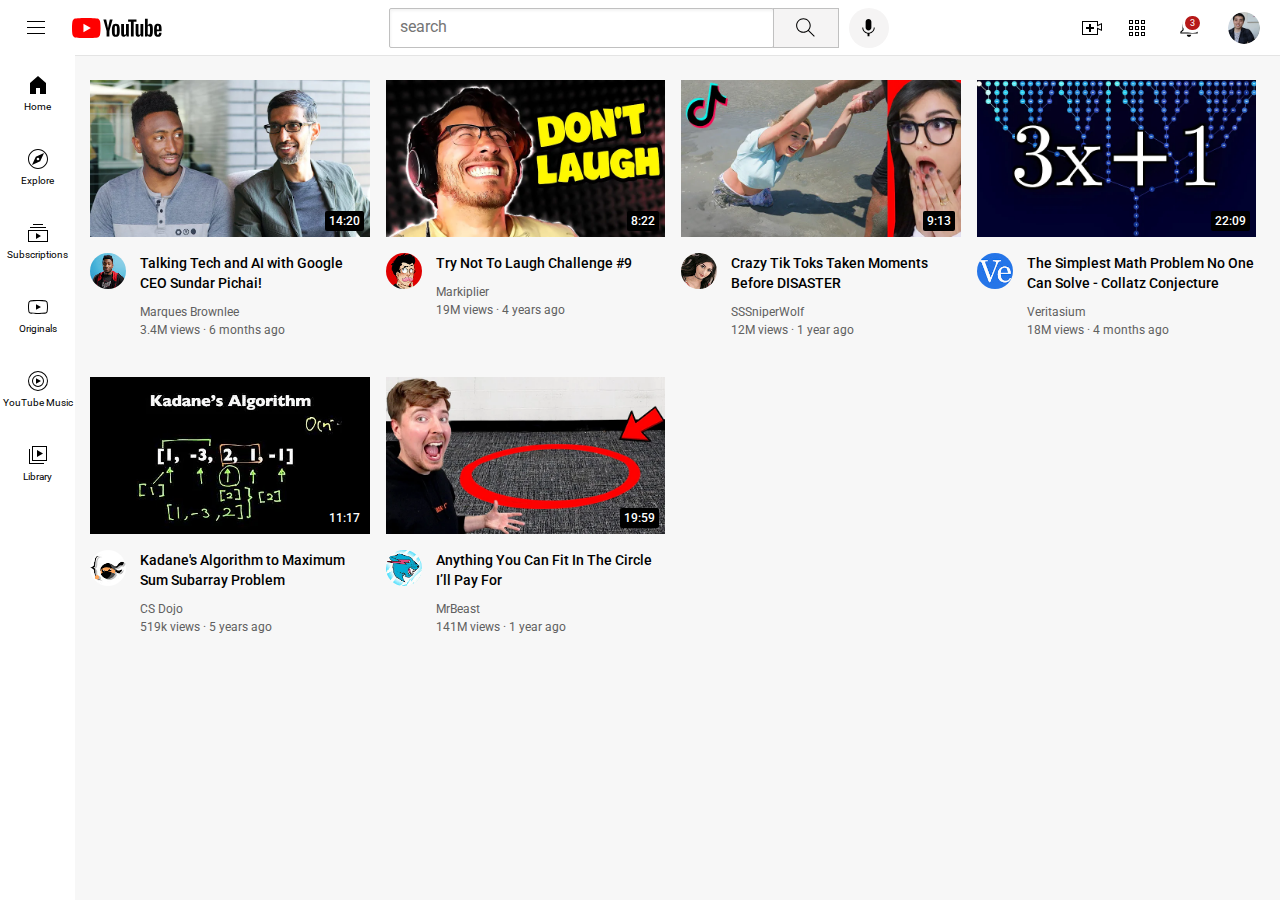
<file: index.html>
<!DOCTYPE html>
<html>

<head>
    <title>
        youtube clone
    </title>
    <link rel="preconnect" href="https://fonts.googleapis.com">
    <link rel="preconnect" href="https://fonts.gstatic.com" crossorigin>
    <link href="https://fonts.googleapis.com/css2?family=Roboto:ital,wght@0,100..900;1,100..900&display=swap"
        rel="stylesheet">
    
        <link rel="stylesheet" href="styles/general.css">
        <link rel="stylesheet" href="styles/video.css">
        <link rel="stylesheet" href="styles/header.css">
        <link rel="stylesheet" href="styles/sidebar.css">
</head>

<body>
    <div class="sidebar">
        <div class="sidebar-link">
            <img src="icons/home.svg" alt="">
            <div>Home</div>
        </div>
        <div class="sidebar-link">
            <img src="icons/explore.svg" alt="">
            <div>Explore</div>
        </div>
        <div class="sidebar-link">
            <img src="icons/subscriptions.svg" alt="">
            <div>Subscriptions</div>
        </div>
        <div class="sidebar-link">
            <img src="icons/originals.svg" alt="">
            <div>Originals</div>
        </div>
        <div class="sidebar-link">
            <img src="icons/youtube-music.svg" alt="">
            <div>YouTube Music</div>
        </div>
        <div class="sidebar-link">
            <img src="icons/library.svg" alt="">
            <div>Library</div>
        </div>
    </div>

    <div class="header">
        <div class="left-sec">
            <img class="hamburger-menu" src="icons/hamburger-menu.svg" alt="">

            <img class="youtube-logo" src="icons/youtube-logo.svg" alt="">
        </div>

        <div class="middle-sec">
            <input class="searchbar" type="text" placeholder="search">

            <button class="search-button">
                <img class="search-icon" src="icons/search.svg" alt="">
                <div class="tooltip">search</div>
            </button>
            <button class="voice-search-button">
                <img class="voice-search-icon" src="icons/voice-search-icon.svg" alt="">
                <div class="tooltip">Search with your voice</div>
            </button>
        </div>

        <div class="right-sec">
            <div class="upload-icon-container">
                <img class="upload" src="icons/upload.svg" alt="">
                <div class="tooltip">Create</div>
            </div>

            <img class="youtube-apps" src="icons/youtube-apps.svg" alt="">
            <div class="notifications-icon-container">
                <img class="notifications" src="icons/notifications.svg" alt="">

                <div class="notifications-count">3</div>
            </div>
    
            <img class="user-picture" src="my-channel.jpeg" alt="">
        </div>
        

    </div>

    <div class="video-grid">


        <div class="video1">

            <div class="thumbnail-row">
                <img class="thumbnail1" src="youtube.webp" alt="image">

                <div class="video-time">
                        14:20
                </div>
            </div>

            <div class="video-info-grid">

                <div class="channel-picture">
                    <img class="profile-pic" src="channel-1.jpeg" alt="pic">
                </div>

                <div class="video-info">
                    <p class="video-title">
                        Talking Tech and AI with Google CEO Sundar Pichai!
                    </p>
                    <p class="video-author">
                        Marques Brownlee
                    </p>
                    <p class="video-stats">
                        3.4M views &#183; 6 months ago
                    </p>
                </div>

            </div>
        </div>


        <div class="video1">

            <div class="thumbnail-row">
                <img class="thumbnail1" src="thumbnail-2.webp" alt="image">
                <div class="video-time">
                    8:22
            </div>
            </div>

            <div class="video-info-grid">

                <div class="channel-picture">
                    <img class="profile-pic" src="channel-2.jpeg" alt="pic">
                </div>

                <div class="video-info">
                    <p class="video-title">
                        Try Not To Laugh Challenge #9
                    </p>
                    <p class="video-author">
                        Markiplier
                    </p>
                    <p class="video-stats">
                        19M views &#183; 4 years ago
                    </p>
                </div>

            </div>
        </div>


        <div class="video1">

            <div class="thumbnail-row">
                <img class="thumbnail1" src="thumbnail-3.webp" alt="image">
                <div class="video-time">
                    9:13
            </div>
            </div>

            <div class="video-info-grid">

                <div class="channel-picture">
                    <img class="profile-pic" src="channel-3.jpeg" alt="pic">
                </div>

                <div class="video-info">
                    <p class="video-title">
                        Crazy Tik Toks Taken Moments Before DISASTER
                    </p>
                    <p class="video-author">
                        SSSniperWolf
                    </p>
                    <p class="video-stats">
                        12M views &#183; 1 year ago
                    </p>
                </div>

            </div>
        </div>


        <div class="video1">

            <div class="thumbnail-row">
                <img class="thumbnail1" src="thumbnail-4.webp" alt="image">
                <div class="video-time">
                    22:09
            </div>
            </div>

            <div class="video-info-grid">

                <div class="channel-picture">
                    <img class="profile-pic" src="channel-4.jpeg" alt="pic">
                </div>

                <div class="video-info">
                    <p class="video-title">
                        The Simplest Math Problem No One Can Solve - Collatz Conjecture
                    </p>
                    <p class="video-author">
                        Veritasium
                    </p>
                    <p class="video-stats">
                        18M views &#183; 4 months ago
                    </p>
                </div>

            </div>
        </div>


        <div class="video1">

            <div class="thumbnail-row">
                <img class="thumbnail1" src="thumbnail-5.webp" alt="image">
                <div class="video-time">
                    11:17
            </div>
            </div>

            <div class="video-info-grid">

                <div class="channel-picture">
                    <img class="profile-pic" src="channel-5.jpeg" alt="pic">
                </div>

                <div class="video-info">
                    <p class="video-title">
                        Kadane's Algorithm to Maximum Sum Subarray Problem
                    </p>
                    <p class="video-author">
                        CS Dojo
                    </p>
                    <p class="video-stats">
                        519k views &#183; 5 years ago
                    </p>
                </div>

            </div>
        </div>


        <div class="video1">

            <div class="thumbnail-row">
                <img class="thumbnail1" src="thumbnail-6.webp" alt="image">
                <div class="video-time">
                    19:59
            </div>
            </div>

            <div class="video-info-grid">

                <div class="channel-picture">
                    <img class="profile-pic" src="channel-6.jpeg" alt="pic">
                </div>

                <div class="video-info">
                    <p class="video-title">
                        Anything You Can Fit In The Circle I’ll Pay For
                    </p>
                    <p class="video-author">
                        MrBeast
                    </p>
                    <p class="video-stats">
                        141M views &#183; 1 year ago
                    </p>
                </div>

            </div>
        </div>
    </div>



</body>

</html>
</file>
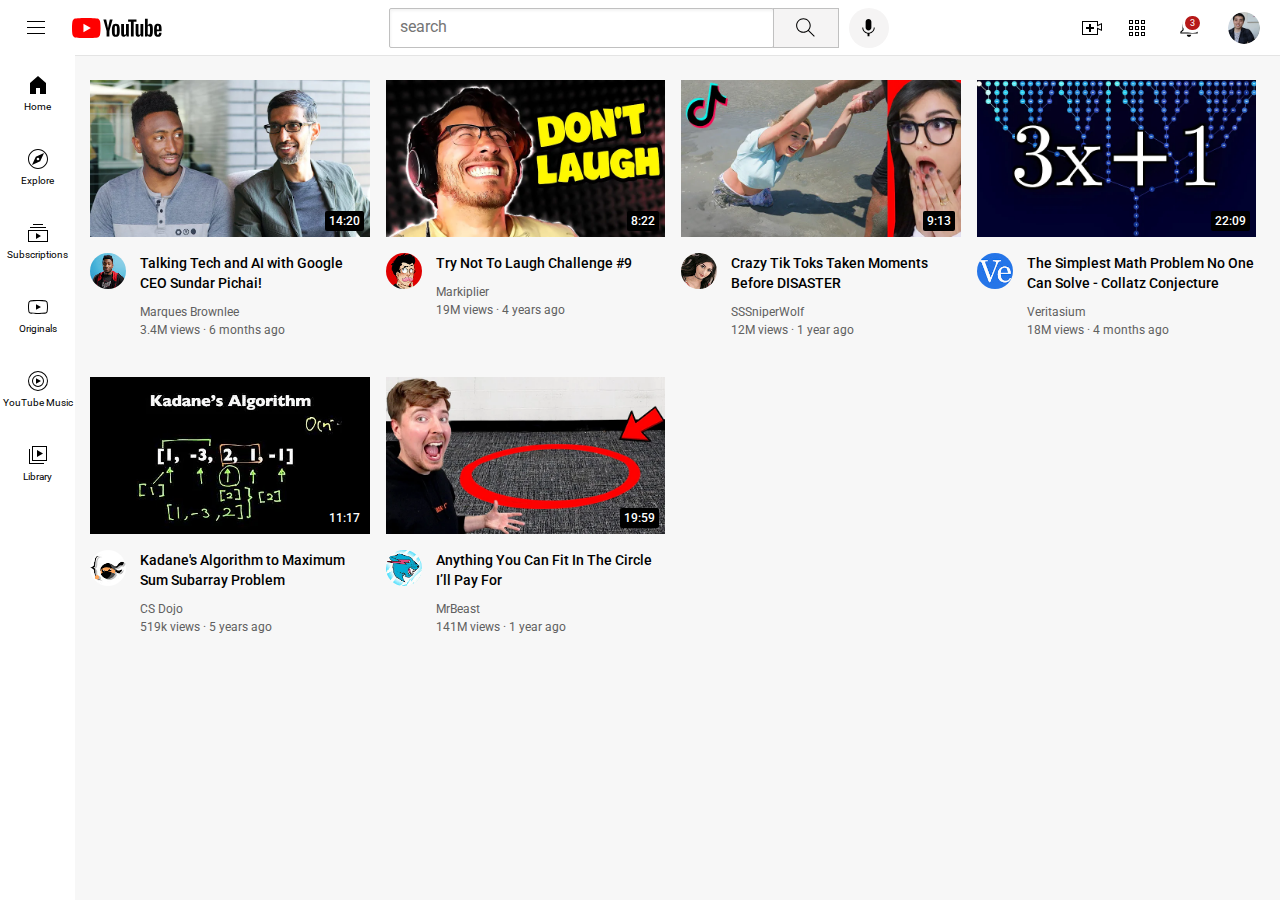
<file: youtube.html>
<!DOCTYPE html>
<html>

<head>
    <title>
        youtube clone
    </title>
    <link rel="preconnect" href="https://fonts.googleapis.com">
    <link rel="preconnect" href="https://fonts.gstatic.com" crossorigin>
    <link href="https://fonts.googleapis.com/css2?family=Roboto:ital,wght@0,100..900;1,100..900&display=swap"
        rel="stylesheet">
    
        <link rel="stylesheet" href="styles/general.css">
        <link rel="stylesheet" href="styles/video.css">
        <link rel="stylesheet" href="styles/header.css">
        <link rel="stylesheet" href="styles/sidebar.css">
</head>

<body>
    <div class="sidebar">
        <div class="sidebar-link">
            <img src="icons/home.svg" alt="">
            <div>Home</div>
        </div>
        <div class="sidebar-link">
            <img src="icons/explore.svg" alt="">
            <div>Explore</div>
        </div>
        <div class="sidebar-link">
            <img src="icons/subscriptions.svg" alt="">
            <div>Subscriptions</div>
        </div>
        <div class="sidebar-link">
            <img src="icons/originals.svg" alt="">
            <div>Originals</div>
        </div>
        <div class="sidebar-link">
            <img src="icons/youtube-music.svg" alt="">
            <div>YouTube Music</div>
        </div>
        <div class="sidebar-link">
            <img src="icons/library.svg" alt="">
            <div>Library</div>
        </div>
    </div>

    <div class="header">
        <div class="left-sec">
            <img class="hamburger-menu" src="icons/hamburger-menu.svg" alt="">

            <img class="youtube-logo" src="icons/youtube-logo.svg" alt="">
        </div>

        <div class="middle-sec">
            <input class="searchbar" type="text" placeholder="search">

            <button class="search-button">
                <img class="search-icon" src="icons/search.svg" alt="">
                <div class="tooltip">search</div>
            </button>
            <button class="voice-search-button">
                <img class="voice-search-icon" src="icons/voice-search-icon.svg" alt="">
                <div class="tooltip">Search with your voice</div>
            </button>
        </div>

        <div class="right-sec">
            <div class="upload-icon-container">
                <img class="upload" src="icons/upload.svg" alt="">
                <div class="tooltip">Create</div>
            </div>

            <img class="youtube-apps" src="icons/youtube-apps.svg" alt="">
            <div class="notifications-icon-container">
                <img class="notifications" src="icons/notifications.svg" alt="">

                <div class="notifications-count">3</div>
            </div>
    
            <img class="user-picture" src="my-channel.jpeg" alt="">
        </div>
        

    </div>

    <div class="video-grid">


        <div class="video1">

            <div class="thumbnail-row">
                <img class="thumbnail1" src="youtube.webp" alt="image">

                <div class="video-time">
                        14:20
                </div>
            </div>

            <div class="video-info-grid">

                <div class="channel-picture">
                    <img class="profile-pic" src="channel-1.jpeg" alt="pic">
                </div>

                <div class="video-info">
                    <p class="video-title">
                        Talking Tech and AI with Google CEO Sundar Pichai!
                    </p>
                    <p class="video-author">
                        Marques Brownlee
                    </p>
                    <p class="video-stats">
                        3.4M views &#183; 6 months ago
                    </p>
                </div>

            </div>
        </div>


        <div class="video1">

            <div class="thumbnail-row">
                <img class="thumbnail1" src="thumbnail-2.webp" alt="image">
                <div class="video-time">
                    8:22
            </div>
            </div>

            <div class="video-info-grid">

                <div class="channel-picture">
                    <img class="profile-pic" src="channel-2.jpeg" alt="pic">
                </div>

                <div class="video-info">
                    <p class="video-title">
                        Try Not To Laugh Challenge #9
                    </p>
                    <p class="video-author">
                        Markiplier
                    </p>
                    <p class="video-stats">
                        19M views &#183; 4 years ago
                    </p>
                </div>

            </div>
        </div>


        <div class="video1">

            <div class="thumbnail-row">
                <img class="thumbnail1" src="thumbnail-3.webp" alt="image">
                <div class="video-time">
                    9:13
            </div>
            </div>

            <div class="video-info-grid">

                <div class="channel-picture">
                    <img class="profile-pic" src="channel-3.jpeg" alt="pic">
                </div>

                <div class="video-info">
                    <p class="video-title">
                        Crazy Tik Toks Taken Moments Before DISASTER
                    </p>
                    <p class="video-author">
                        SSSniperWolf
                    </p>
                    <p class="video-stats">
                        12M views &#183; 1 year ago
                    </p>
                </div>

            </div>
        </div>


        <div class="video1">

            <div class="thumbnail-row">
                <img class="thumbnail1" src="thumbnail-4.webp" alt="image">
                <div class="video-time">
                    22:09
            </div>
            </div>

            <div class="video-info-grid">

                <div class="channel-picture">
                    <img class="profile-pic" src="channel-4.jpeg" alt="pic">
                </div>

                <div class="video-info">
                    <p class="video-title">
                        The Simplest Math Problem No One Can Solve - Collatz Conjecture
                    </p>
                    <p class="video-author">
                        Veritasium
                    </p>
                    <p class="video-stats">
                        18M views &#183; 4 months ago
                    </p>
                </div>

            </div>
        </div>


        <div class="video1">

            <div class="thumbnail-row">
                <img class="thumbnail1" src="thumbnail-5.webp" alt="image">
                <div class="video-time">
                    11:17
            </div>
            </div>

            <div class="video-info-grid">

                <div class="channel-picture">
                    <img class="profile-pic" src="channel-5.jpeg" alt="pic">
                </div>

                <div class="video-info">
                    <p class="video-title">
                        Kadane's Algorithm to Maximum Sum Subarray Problem
                    </p>
                    <p class="video-author">
                        CS Dojo
                    </p>
                    <p class="video-stats">
                        519k views &#183; 5 years ago
                    </p>
                </div>

            </div>
        </div>


        <div class="video1">

            <div class="thumbnail-row">
                <img class="thumbnail1" src="thumbnail-6.webp" alt="image">
                <div class="video-time">
                    19:59
            </div>
            </div>

            <div class="video-info-grid">

                <div class="channel-picture">
                    <img class="profile-pic" src="channel-6.jpeg" alt="pic">
                </div>

                <div class="video-info">
                    <p class="video-title">
                        Anything You Can Fit In The Circle I’ll Pay For
                    </p>
                    <p class="video-author">
                        MrBeast
                    </p>
                    <p class="video-stats">
                        141M views &#183; 1 year ago
                    </p>
                </div>

            </div>
        </div>
    </div>



</body>

</html>
</file>
<file: styles/general.css>
p {
    font-family: roboto, Arial;
    margin-top: 0;
    margin-bottom: 0;
}
body{
    margin: 0;
    padding-top: 80px;
    padding-left: 90px;
    padding-right: 24px;
    background-color: rgb(247, 247, 247);
}
</file>
<file: styles/video.css>
.thumbnail1 {
    width: 100%;
}

.thumbnail-row {
    margin-bottom: 12px;
    position: relative;
}
.video-time{
    background-color: black;
    color: white;
    position: absolute;
    bottom: 10px;
    right: 6px;
    padding: 3px 4px 3px 4px;
    font-family: roboto, arial;
    font-size: 12px;
    font-weight: 500;
    border-radius: 2px;
}
.profile-pic {
    width: 36px;
    border-radius: 20px;
}

.video-title {
    margin-top: 0px;
    font-weight: 500;
    font-size: 14px;
    line-height: 20px;
    margin-bottom: 12px;
}

.video-author,
.video-stats {
    font-size: 12px;
    color: rgb(96, 96, 96);
}

.video-author {
    margin-bottom: 4px;
}

.video-info-grid {
    display: grid;
    grid-template-columns: 50px 1fr;

}

.video-grid {
    display: grid;
    grid-template-columns: 1fr 1fr 1fr;
    column-gap: 16px;
    row-gap: 40px;

}
@media (max-width: 750px){
    .video-grid{
        grid-template-columns: 1fr 1fr;
    }
}
@media (min-width: 751px) and (max-width: 999px){
    .video-grid{
        grid-template-columns: 1fr 1fr 1fr;
    }
}
@media (min-width: 1000px){
    .video-grid{
        grid-template-columns: 1fr 1fr 1fr 1fr;
    }
}
</file>
<file: styles/header.css>
.header{
    height: 55px;
    display: flex;
    flex-direction: row;
    justify-content: space-between;
    position: fixed;
    top: 0;
    right: 0;
    left: 0;
    background-color: white;
    border-bottom-width: 1px;
    border-bottom-style: solid;
    border-bottom-color: rgb(228, 228, 228);
    z-index: 100;
}
.left-sec{
    display: flex;
    align-items: center;

}
.hamburger-menu{
    height: 24px;
    margin-left: 24px;
    margin-right: 24px;
    cursor: pointer;
}
.youtube-logo{
    height: 20px;
    cursor: pointer;
}
.middle-sec{
    display: flex;
    justify-content: space-between;
    align-items: center;
    max-width: 500px;
    flex: 1;
    margin-left: 70px;
    margin-right: 35px;
    flex-direction: row;
}
.searchbar{
    flex: 1;
    height: 36px;
    padding-left: 10px;
    font-family: 34px;
    border-width: 1px;
    border-style: solid;
    border-color: rgb(192, 192, 192);
    border-radius: 2px;
    box-shadow: inset 1px 2px 3px rgba(0, 0, 0, 0.05);
    width: 0;
}
.searchbar::placeholder{
    font-family: roboto, arial;
    font-size: 16px;
}
.search-button{
    height: 40px;
    width: 66px;
    border-width: 1px;
    border-style: solid;
    border-color: rgb(192, 192, 192);
    background-color: rgb(245, 244, 244);
    margin-left: -1px;
    cursor: pointer;
}
.search-icon{
    height: 25px;
}
.voice-search-button{
    height: 40px;
    width: 40px;
    border-radius:20px;
    background-color:rgb(245, 244, 244);
    border: none;
    margin-left: 10px;
    cursor: pointer;
}


.voice-search-icon{
    height: 23px;
}
.right-sec{
    width: 180px;
    margin-right: 20px;
    display: flex;
    align-items: center;
    justify-content: space-between;
    flex-shrink: 0;
}
.upload{
    height: 24px;
    cursor: pointer;
}
.youtube-apps{
    height: 24px;
    cursor: pointer;
}
.notifications{
    height: 26px;
    cursor: pointer;
}
.notifications-icon-container{
    position: relative;
    padding: 5px 5px 5px 5px;
}
.notifications-count{
    position: absolute;
    background-color: rgb(182, 25, 25);
    color: white;
    top: 5px;
    right: 4px;
    padding: 2px 5px 2px 5px;

    font-family: roboto, arial;
    font-size: 9px;
    border-style: solid;
    border-color: white;
    border-radius: 11px;
}
.user-picture{
    height: 32px;
    border-radius: 16px;
    cursor: pointer;
}

.search-button,
.voice-search-button,
.upload-icon-container{
    display: flex;
    justify-content: center;
    align-items: center;
    position: relative;
}
.search-button .tooltip,
.voice-search-button .tooltip,
.upload-icon-container .tooltip{
    font-family: Roboto, arial;
    position: absolute;
    background-color: rgb(117, 115, 115);
    color: white;
    padding: 5px 7px 5px 7px;
    border-radius: 2px;
    font-family: roboto, arial;
    font-size: 12px;
    bottom: -30px;
    opacity: 0;
    transition: opacity 0.15s;
    pointer-events: none;
    white-space: nowrap;
}
.search-button:hover .tooltip,
.voice-search-button:hover .tooltip,
.upload-icon-container:hover .tooltip{
    opacity: 1;
}
</file>
<file: styles/sidebar.css>
.sidebar{
    position: fixed;
    top: 55px;
    left: 0;
    bottom: 0;
    width: 75px;
    background-color: white;
    cursor: pointer;
    z-index: 200;
}

.sidebar-link{
    background-color: white;
    height: 74px;
    display: flex;
    justify-content: center;
    align-items: center;
    flex-direction: column;
}
.sidebar-link:hover{
    background-color: rgb(235, 234, 234);
}
.sidebar-link img{
    height: 24px;
    margin-bottom: 4px;
}
.sidebar-link div{
    font-family: roboto, arial;
    font-size: 10px;;
}
</file>
